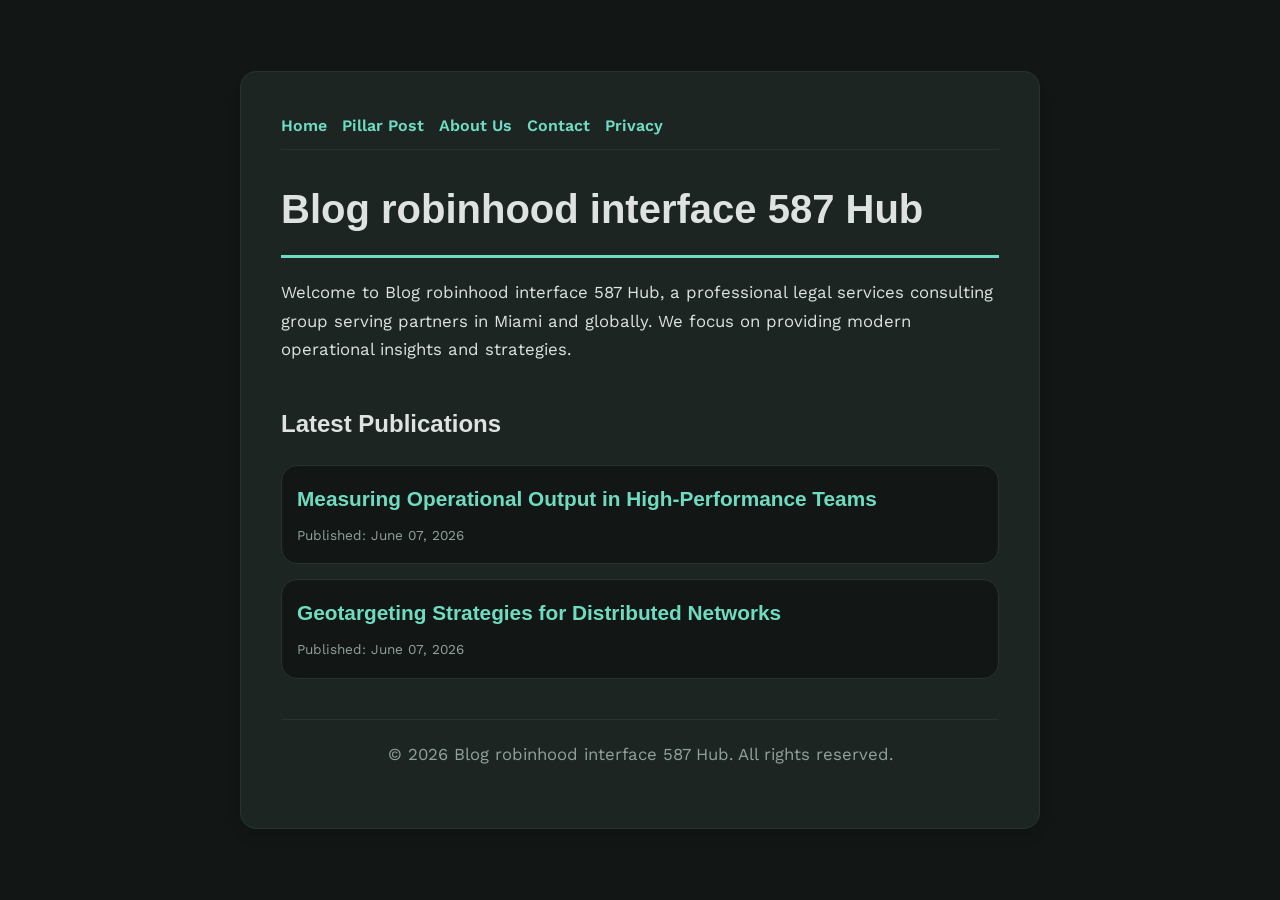
<file: index.html>
<!DOCTYPE html>
<html lang="en">
<head>
    <meta charset="UTF-8">
    <meta name="viewport" content="width=device-width, initial-scale=1.0">
    <title>Blog robinhood interface 587 Hub | Legal Services - Miami</title>
    <meta name="description" content="Welcome to Blog robinhood interface 587 Hub, a professional legal services consulting group serving partners in Miami and globally. We focus on providing modern operational insights and strategies.">
    <meta name="geo.region" content="US-FL" />
    <meta name="geo.placename" content="Miami" />
    <meta name="geo.position" content="25.7617;-80.1918" />
    <meta name="ICBM" content="25.7617, -80.1918" />
    <link rel="stylesheet" href="style.css">
    <script type="application/ld+json">
{
  "@context": "https://schema.org",
  "@type": "LocalBusiness",
  "name": "Blog robinhood interface 587 Hub",
  "url": "https://blog-robinhood-interface-587.github.io",
  "telephone": "+1-305-555-0177",
  "address": {
    "@type": "PostalAddress",
    "addressLocality": "Miami",
    "addressRegion": "FL",
    "postalCode": "33130",
    "addressCountry": "US"
  },
  "geo": {
    "@type": "GeoCoordinates",
    "latitude": 25.7617,
    "longitude": -80.1918
  }
}
</script>
</head>
<body>
    
        <div class="container" style="max-width: 800px;">
            <nav style="display: flex; gap: 15px; margin-bottom: 25px; border-bottom: 1px solid var(--border-color); padding-bottom: 10px; overflow-x: auto; flex-wrap: wrap;">
            <a href="index.html">Home</a>
            <a href="measuring-operational-output-in-high-performance-teams.html">Pillar Post</a>
            <a href="about.html">About Us</a>
            <a href="contact.html">Contact</a>
            <a href="privacy.html">Privacy</a>
        </nav>
            <h1>Blog robinhood interface 587 Hub</h1>
            <p>Welcome to Blog robinhood interface 587 Hub, a professional legal services consulting group serving partners in Miami and globally. We focus on providing modern operational insights and strategies.</p>
            <h2 style="margin-top: 40px;">Latest Publications</h2>
            <ul style="list-style-type: none; padding-left: 0;">
                <li style="background: var(--bg-color); padding: 15px; border-radius: var(--border-radius); border: 1px solid var(--border-color); margin-bottom: 15px;">
                <h3 style="margin-bottom: 5px; font-size: 1.3rem;"><a href="measuring-operational-output-in-high-performance-teams.html">Measuring Operational Output in High-Performance Teams</a></h3>
                <span style="font-size:0.85rem; color: var(--muted-text)">Published: June 07, 2026</span>
            </li>
<li style="background: var(--bg-color); padding: 15px; border-radius: var(--border-radius); border: 1px solid var(--border-color); margin-bottom: 15px;">
                <h3 style="margin-bottom: 5px; font-size: 1.3rem;"><a href="geotargeting-strategies-for-distributed-networks.html">Geotargeting Strategies for Distributed Networks</a></h3>
                <span style="font-size:0.85rem; color: var(--muted-text)">Published: June 07, 2026</span>
            </li>

            </ul>
            <footer>
                <p>&copy; 2026 Blog robinhood interface 587 Hub. All rights reserved.</p>
            </footer>
        </div>
        
</body>
</html>
</file>
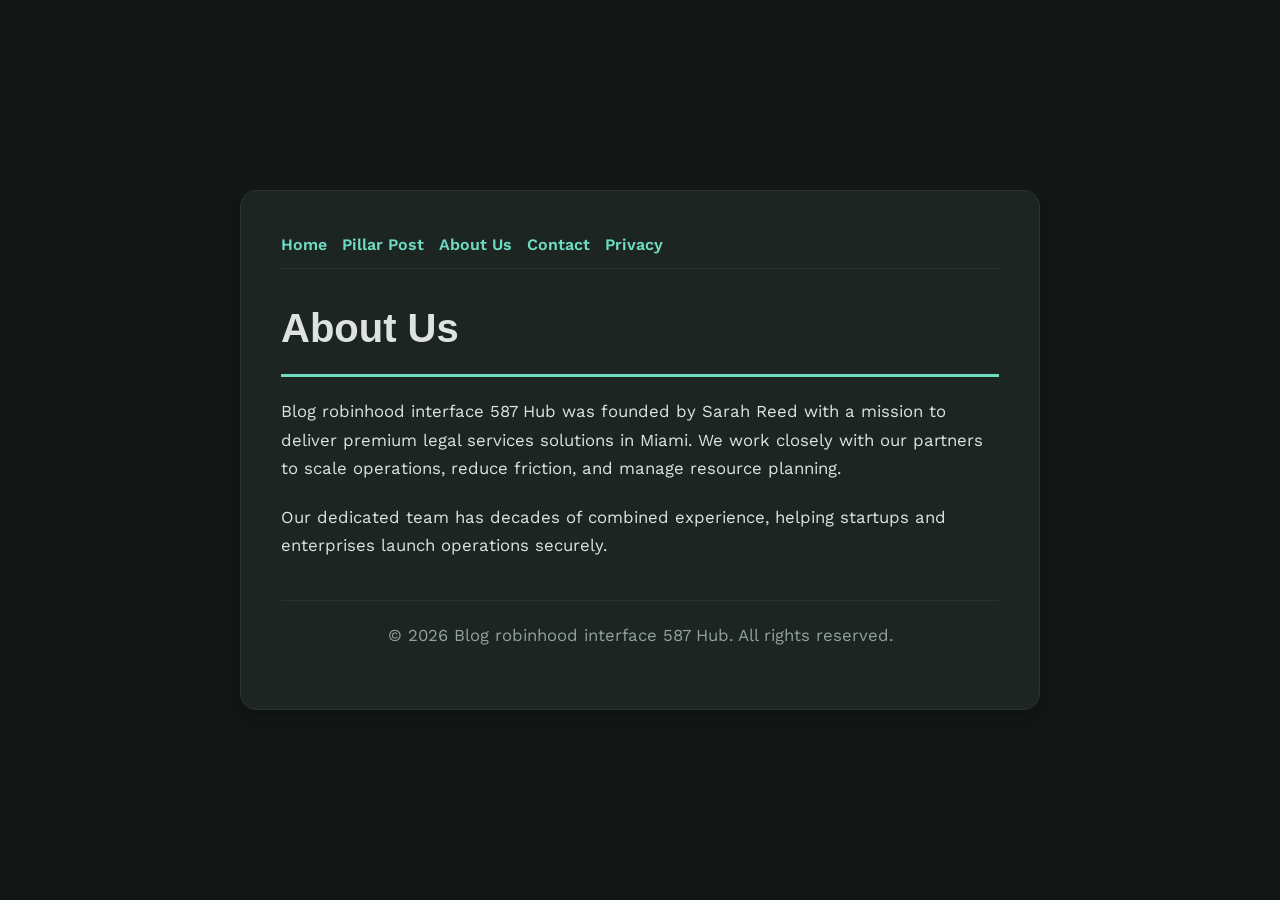
<file: about.html>
<!DOCTYPE html>
<html lang="en">
<head>
    <meta charset="UTF-8">
    <meta name="viewport" content="width=device-width, initial-scale=1.0">
    <title>About Us | Blog robinhood interface 587 Hub</title>
    <meta name="description" content="Blog robinhood interface 587 Hub was founded by Sarah Reed with a mission to deliver premium legal services solutions in Miami. We work closely with our partners to scale operations, reduce friction, and manage resource planning.">
    <meta name="geo.region" content="US-FL" />
    <meta name="geo.placename" content="Miami" />
    <meta name="geo.position" content="25.7617;-80.1918" />
    <meta name="ICBM" content="25.7617, -80.1918" />
    <link rel="stylesheet" href="style.css">
</head>
<body>
    
        <div class="container" style="max-width: 800px;">
            <nav style="display: flex; gap: 15px; margin-bottom: 25px; border-bottom: 1px solid var(--border-color); padding-bottom: 10px; overflow-x: auto; flex-wrap: wrap;">
            <a href="index.html">Home</a>
            <a href="measuring-operational-output-in-high-performance-teams.html">Pillar Post</a>
            <a href="about.html">About Us</a>
            <a href="contact.html">Contact</a>
            <a href="privacy.html">Privacy</a>
        </nav>
            <h1>About Us</h1>
            <p>Blog robinhood interface 587 Hub was founded by Sarah Reed with a mission to deliver premium legal services solutions in Miami. We work closely with our partners to scale operations, reduce friction, and manage resource planning.</p>
            <p>Our dedicated team has decades of combined experience, helping startups and enterprises launch operations securely.</p>
            <footer>
                <p>&copy; 2026 Blog robinhood interface 587 Hub. All rights reserved.</p>
            </footer>
        </div>
        
</body>
</html>
</file>
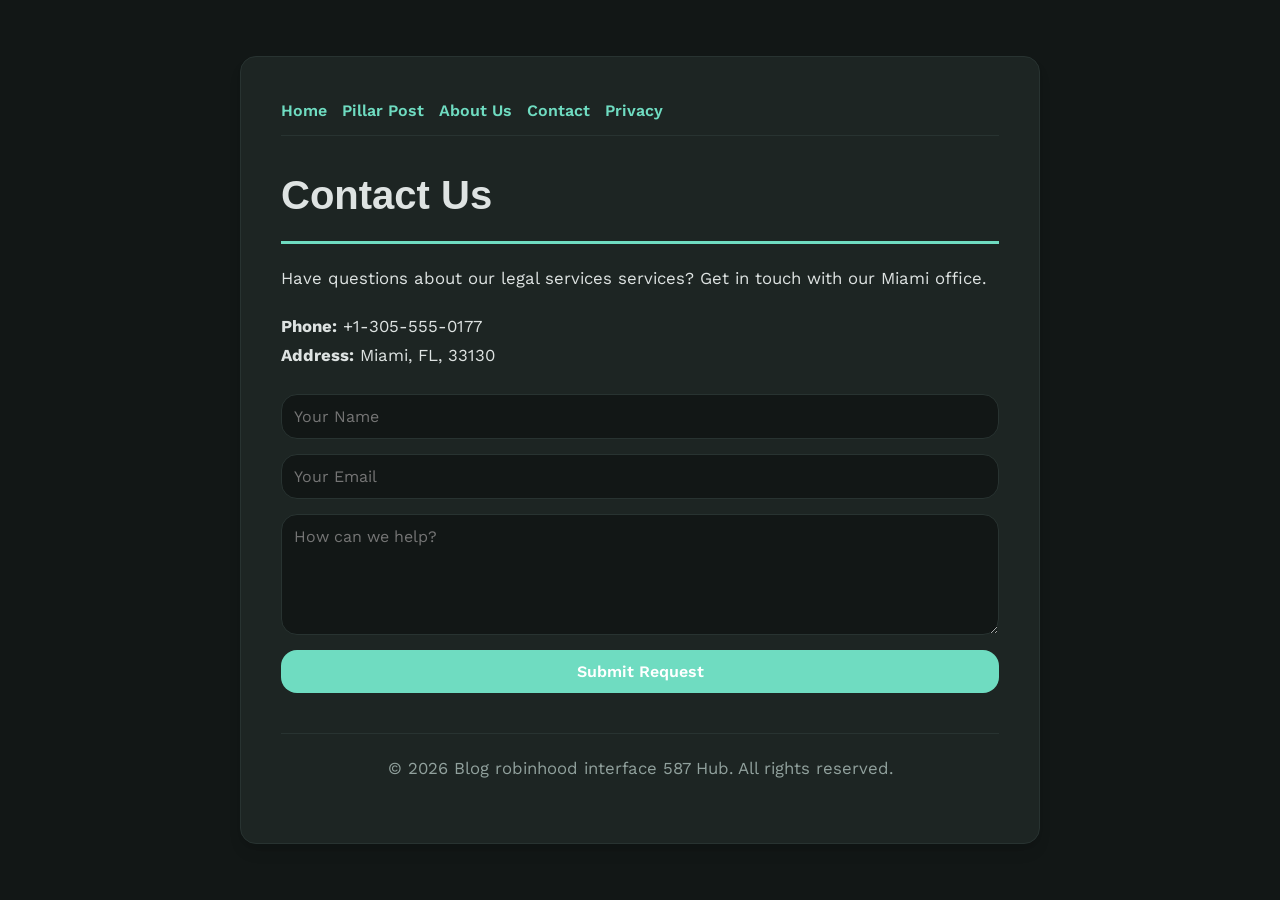
<file: contact.html>
<!DOCTYPE html>
<html lang="en">
<head>
    <meta charset="UTF-8">
    <meta name="viewport" content="width=device-width, initial-scale=1.0">
    <title>Contact Us | Blog robinhood interface 587 Hub</title>
    <meta name="description" content="Have questions about our legal services services? Get in touch with our Miami office.">
    <meta name="geo.region" content="US-FL" />
    <meta name="geo.placename" content="Miami" />
    <meta name="geo.position" content="25.7617;-80.1918" />
    <meta name="ICBM" content="25.7617, -80.1918" />
    <link rel="stylesheet" href="style.css">
</head>
<body>
    
        <div class="container" style="max-width: 800px;">
            <nav style="display: flex; gap: 15px; margin-bottom: 25px; border-bottom: 1px solid var(--border-color); padding-bottom: 10px; overflow-x: auto; flex-wrap: wrap;">
            <a href="index.html">Home</a>
            <a href="measuring-operational-output-in-high-performance-teams.html">Pillar Post</a>
            <a href="about.html">About Us</a>
            <a href="contact.html">Contact</a>
            <a href="privacy.html">Privacy</a>
        </nav>
            <h1>Contact Us</h1>
            <p>Have questions about our legal services services? Get in touch with our Miami office.</p>
            <p><strong>Phone:</strong> +1-305-555-0177<br><strong>Address:</strong> Miami, FL, 33130</p>
            <form action="https://formspree.io/f/placeholder" method="POST">
                <input type="text" name="name" placeholder="Your Name" required>
                <input type="email" name="email" placeholder="Your Email" required>
                <textarea name="message" placeholder="How can we help?" rows="5" required></textarea>
                <button type="submit">Submit Request</button>
            </form>
            <footer>
                <p>&copy; 2026 Blog robinhood interface 587 Hub. All rights reserved.</p>
            </footer>
        </div>
        
</body>
</html>
</file>
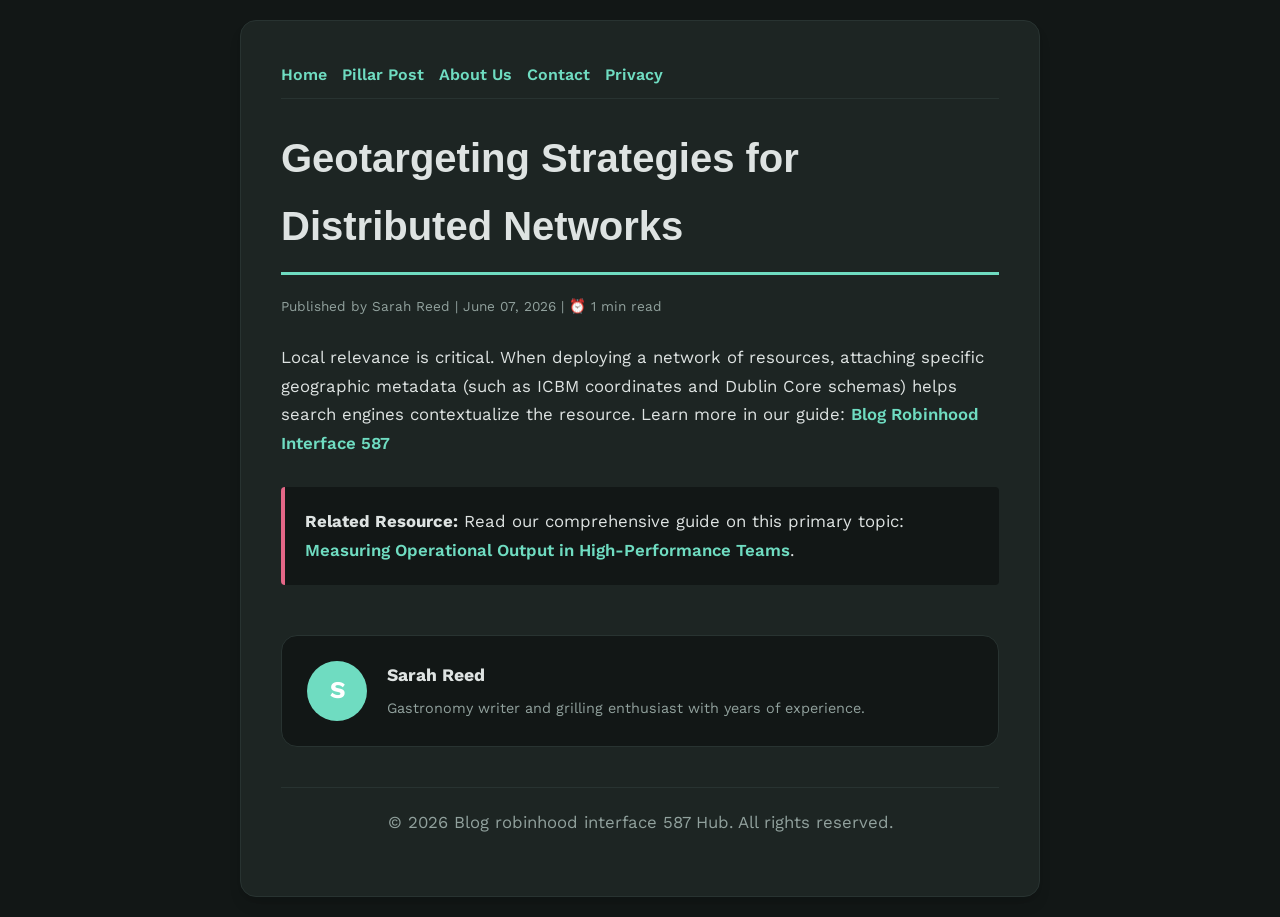
<file: geotargeting-strategies-for-distributed-networks.html>
<!DOCTYPE html>
<html lang="en">
<head>
    <meta charset="UTF-8">
    <meta name="viewport" content="width=device-width, initial-scale=1.0">
    <title>Geotargeting Strategies for Distributed Networks - Blog robinhood interface 587 Hub</title>
    <meta name="description" content="Geotargeting Strategies for Distributed Networks">
    <meta name="geo.region" content="US-FL" />
    <meta name="geo.placename" content="Miami" />
    <meta name="geo.position" content="25.7617;-80.1918" />
    <meta name="ICBM" content="25.7617, -80.1918" />
    <link rel="stylesheet" href="style.css">
</head>
<body>
    
            <div class="container" style="max-width: 800px;">
                <nav style="display: flex; gap: 15px; margin-bottom: 25px; border-bottom: 1px solid var(--border-color); padding-bottom: 10px; overflow-x: auto; flex-wrap: wrap;">
            <a href="index.html">Home</a>
            <a href="measuring-operational-output-in-high-performance-teams.html">Pillar Post</a>
            <a href="about.html">About Us</a>
            <a href="contact.html">Contact</a>
            <a href="privacy.html">Privacy</a>
        </nav>
                <h1>Geotargeting Strategies for Distributed Networks</h1>
                <div style="font-size:0.85rem; color: var(--muted-text); margin-bottom: 25px;">
                    Published by Sarah Reed | June 07, 2026 | ⏰ 1 min read
                </div>
                <article style="margin-top: 20px;">
                    <p>Local relevance is critical. When deploying a network of resources, attaching specific geographic metadata (such as ICBM coordinates and Dublin Core schemas) helps search engines contextualize the resource. Learn more in our guide: <a href="https://robinhood-interface-blog-546.pages.dev/effective-project-management-and-operational-efficiency.html">Blog Robinhood Interface 587</a></p>
                    <div class="link-resource" style="margin-top: 30px; padding: 20px; border-left: 4px solid var(--accent-color); background: var(--bg-color); border-radius: 4px;"><p style="margin: 0;"><strong>Related Resource:</strong> Read our comprehensive guide on this primary topic: <a href="measuring-operational-output-in-high-performance-teams.html">Measuring Operational Output in High-Performance Teams</a>.</p></div>
                </article>
                
            <div class="author-box" style="margin-top: 50px; padding: 25px; background: var(--bg-color); border: 1px solid var(--border-color); border-radius: var(--border-radius); display: flex; gap: 20px; align-items: center;">
                <div style="width: 60px; height: 60px; border-radius: 50%; background: var(--primary-color); display: flex; align-items: center; justify-content: center; color: white; font-weight: bold; font-size: 1.5rem;">S</div>
                <div>
                    <h4 style="margin-bottom: 5px; font-weight: bold; font-size: 1.1rem;">Sarah Reed</h4>
                    <p style="margin: 0; font-size: 0.9rem; color: var(--muted-text);">Gastronomy writer and grilling enthusiast with years of experience.</p>
                </div>
            </div>
            
                <footer>
                    <p>&copy; 2026 Blog robinhood interface 587 Hub. All rights reserved.</p>
                </footer>
            </div>
            
</body>
</html>
</file>
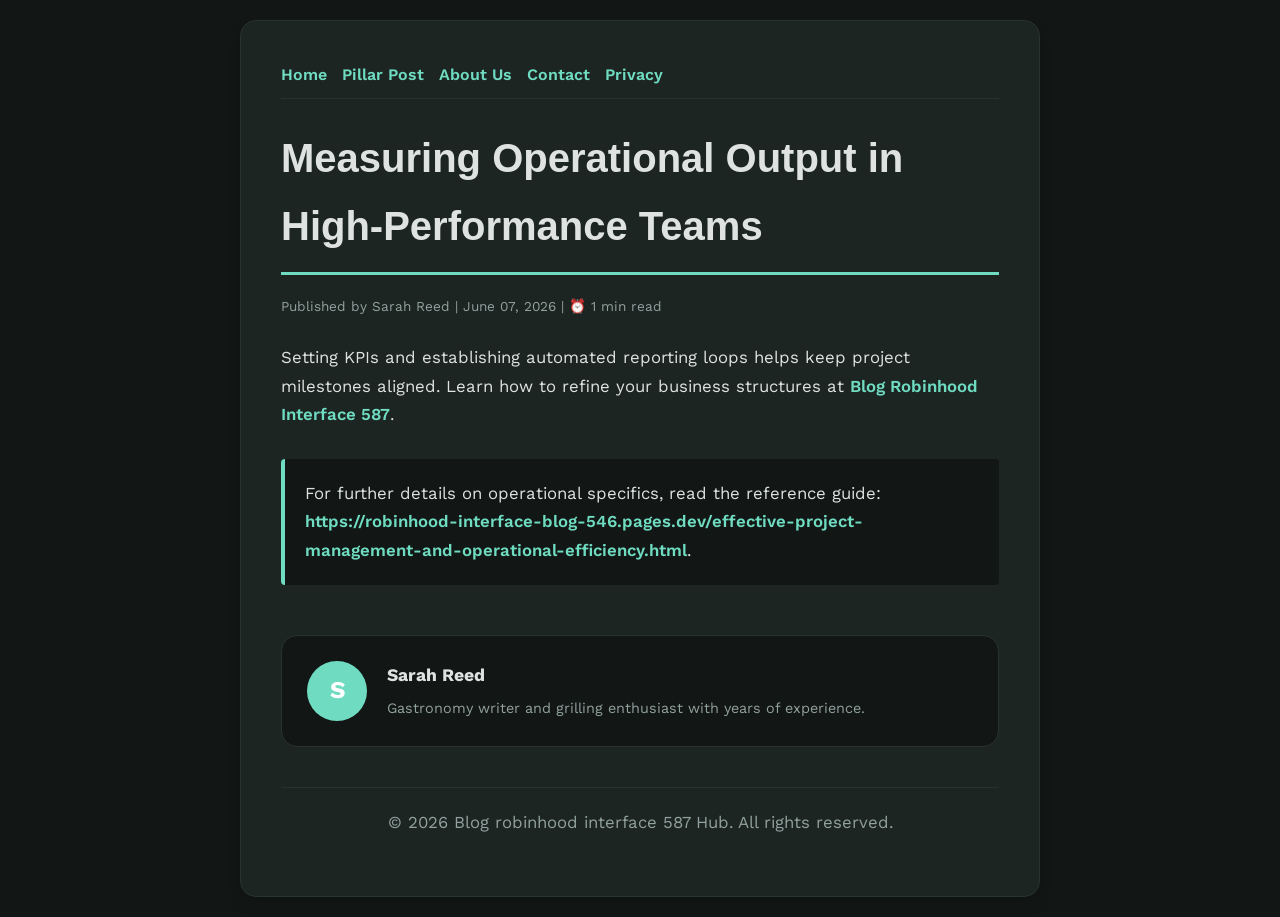
<file: measuring-operational-output-in-high-performance-teams.html>
<!DOCTYPE html>
<html lang="en">
<head>
    <meta charset="UTF-8">
    <meta name="viewport" content="width=device-width, initial-scale=1.0">
    <title>Measuring Operational Output in High-Performance Teams - Blog robinhood interface 587 Hub</title>
    <meta name="description" content="Measuring Operational Output in High-Performance Teams">
    <meta name="geo.region" content="US-FL" />
    <meta name="geo.placename" content="Miami" />
    <meta name="geo.position" content="25.7617;-80.1918" />
    <meta name="ICBM" content="25.7617, -80.1918" />
    <link rel="stylesheet" href="style.css">
</head>
<body>
    
            <div class="container" style="max-width: 800px;">
                <nav style="display: flex; gap: 15px; margin-bottom: 25px; border-bottom: 1px solid var(--border-color); padding-bottom: 10px; overflow-x: auto; flex-wrap: wrap;">
            <a href="index.html">Home</a>
            <a href="measuring-operational-output-in-high-performance-teams.html">Pillar Post</a>
            <a href="about.html">About Us</a>
            <a href="contact.html">Contact</a>
            <a href="privacy.html">Privacy</a>
        </nav>
                <h1>Measuring Operational Output in High-Performance Teams</h1>
                <div style="font-size:0.85rem; color: var(--muted-text); margin-bottom: 25px;">
                    Published by Sarah Reed | June 07, 2026 | ⏰ 1 min read
                </div>
                <article style="margin-top: 20px;">
                    <p>Setting KPIs and establishing automated reporting loops helps keep project milestones aligned. Learn how to refine your business structures at <a href="https://robinhood-interface-blog-546.pages.dev/effective-project-management-and-operational-efficiency.html">Blog Robinhood Interface 587</a>.</p>
                    <div class="link-resource" style="margin-top: 30px; padding: 20px; border-left: 4px solid var(--primary-color); background: var(--bg-color); border-radius: 4px;"><p style="margin: 0;">For further details on operational specifics, read the reference guide: <strong><a href="https://robinhood-interface-blog-546.pages.dev/effective-project-management-and-operational-efficiency.html">https://robinhood-interface-blog-546.pages.dev/effective-project-management-and-operational-efficiency.html</a></strong>.</p></div>
                </article>
                
            <div class="author-box" style="margin-top: 50px; padding: 25px; background: var(--bg-color); border: 1px solid var(--border-color); border-radius: var(--border-radius); display: flex; gap: 20px; align-items: center;">
                <div style="width: 60px; height: 60px; border-radius: 50%; background: var(--primary-color); display: flex; align-items: center; justify-content: center; color: white; font-weight: bold; font-size: 1.5rem;">S</div>
                <div>
                    <h4 style="margin-bottom: 5px; font-weight: bold; font-size: 1.1rem;">Sarah Reed</h4>
                    <p style="margin: 0; font-size: 0.9rem; color: var(--muted-text);">Gastronomy writer and grilling enthusiast with years of experience.</p>
                </div>
            </div>
            
                <footer>
                    <p>&copy; 2026 Blog robinhood interface 587 Hub. All rights reserved.</p>
                </footer>
            </div>
            
</body>
</html>
</file>
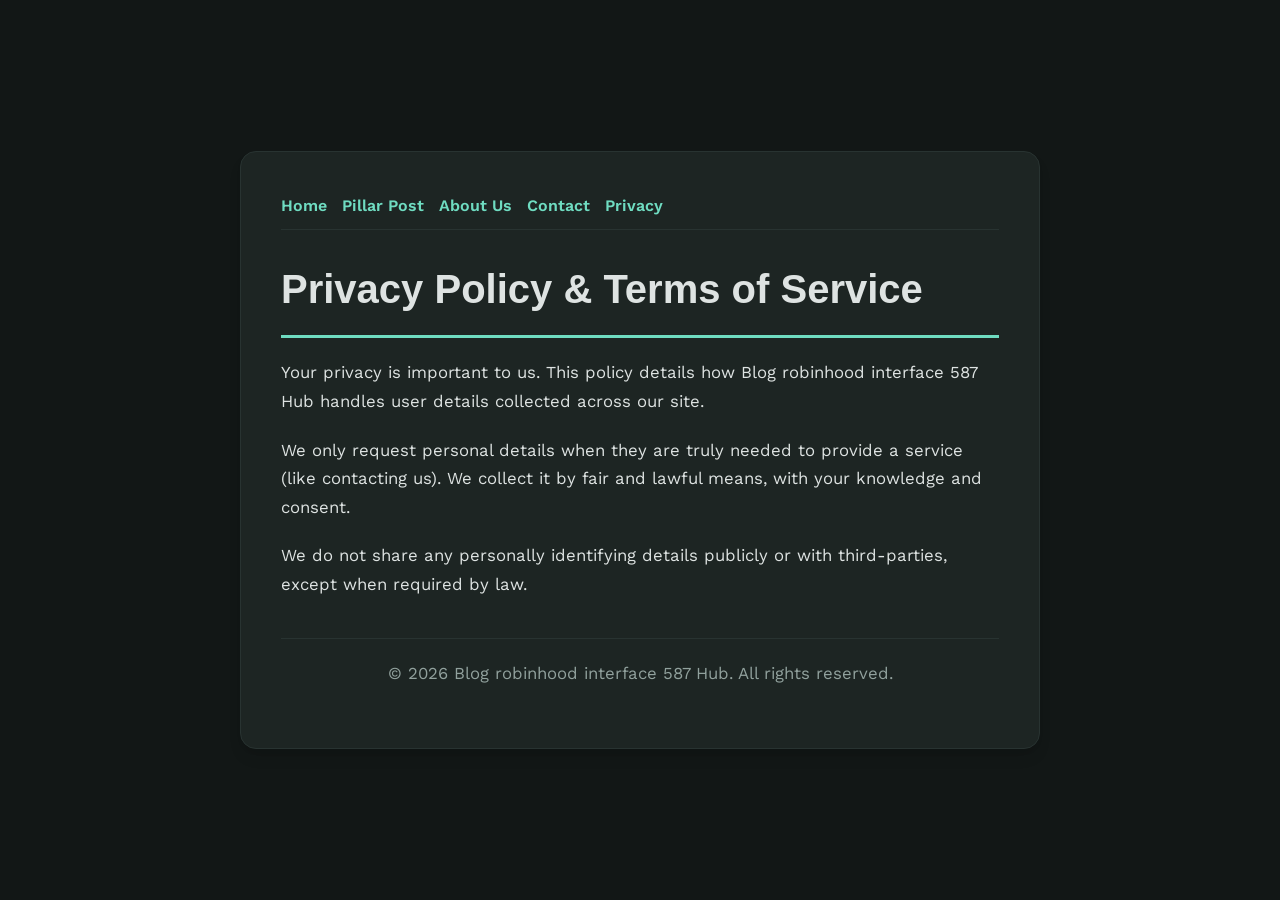
<file: privacy.html>
<!DOCTYPE html>
<html lang="en">
<head>
    <meta charset="UTF-8">
    <meta name="viewport" content="width=device-width, initial-scale=1.0">
    <title>Privacy Policy & Terms of Service - Blog robinhood interface 587 Hub</title>
    <meta name="description" content="Your privacy is important to us. This policy details how Blog robinhood interface 587 Hub handles user details collected across our site.">
    <meta name="geo.region" content="US-FL" />
    <meta name="geo.placename" content="Miami" />
    <meta name="geo.position" content="25.7617;-80.1918" />
    <meta name="ICBM" content="25.7617, -80.1918" />
    <link rel="stylesheet" href="style.css">
</head>
<body>
    
        <div class="container" style="max-width: 800px;">
            <nav style="display: flex; gap: 15px; margin-bottom: 25px; border-bottom: 1px solid var(--border-color); padding-bottom: 10px; overflow-x: auto; flex-wrap: wrap;">
            <a href="index.html">Home</a>
            <a href="measuring-operational-output-in-high-performance-teams.html">Pillar Post</a>
            <a href="about.html">About Us</a>
            <a href="contact.html">Contact</a>
            <a href="privacy.html">Privacy</a>
        </nav>
            <h1>Privacy Policy & Terms of Service</h1>
            <p>Your privacy is important to us. This policy details how Blog robinhood interface 587 Hub handles user details collected across our site.</p>
            <p>We only request personal details when they are truly needed to provide a service (like contacting us). We collect it by fair and lawful means, with your knowledge and consent.</p>
            <p>We do not share any personally identifying details publicly or with third-parties, except when required by law.</p>
            <footer>
                <p>&copy; 2026 Blog robinhood interface 587 Hub. All rights reserved.</p>
            </footer>
        </div>
        
</body>
</html>
</file>
<file: style.css>
@import url('https://fonts.googleapis.com/css2?family=Cabinet+Grotesk:wght@700&family=Work+Sans:wght@400;600&display=swap');

:root {
    --bg-color: hsl(165, 12%, 8%);
    --card-bg: hsl(165, 12%, 13%);
    --text-color: hsl(165, 8%, 88%);
    --muted-text: hsl(165, 8%, 60%);
    --primary-color: hsl(165, 61%, 65%);
    --accent-color: hsl(345, 70%, 65%);
    --border-color: hsl(165, 12%, 18%);
    --border-radius: 16px;
    --shadow: 0 10px 15px -3px rgba(0, 0, 0, 0.1), 0 4px 6px -2px rgba(0, 0, 0, 0.05);
    --font-headline: 'Cabinet Grotesk', sans-serif;
    --font-body: 'Work Sans', sans-serif;
}

* {
    box-sizing: border-box;
    margin: 0;
    padding: 0;
}

body {
    background-color: var(--bg-color);
    color: var(--text-color);
    font-family: var(--font-body);
    line-height: 1.7;
    padding: 20px;
    display: flex;
    justify-content: center;
    min-height: 100vh;
}

a {
    color: var(--primary-color);
    text-decoration: none;
    font-weight: 600;
    transition: color 0.2s ease;
}

a:hover {
    color: var(--accent-color);
    text-decoration: underline;
}

.container {
    width: 100%;
    max-width: 900px;
    background: var(--card-bg);
    border: 1px solid var(--border-color);
    border-radius: var(--border-radius);
    padding: 40px;
    box-shadow: var(--shadow);
    margin: auto;
}

h1, h2, h3 {
    font-family: var(--font-headline);
    margin-bottom: 20px;
    color: var(--text-color);
}

h1 {
    font-size: 2.5rem;
    border-bottom: 3px solid var(--primary-color);
    padding-bottom: 12px;
}

p {
    margin-bottom: 20px;
    font-size: 1.05rem;
}

ul {
    margin-bottom: 20px;
    padding-left: 20px;
}

li {
    margin-bottom: 8px;
}

form {
    display: flex;
    flex-direction: column;
    gap: 15px;
    margin-top: 25px;
}

input, textarea, button {
    padding: 12px;
    border: 1px solid var(--border-color);
    border-radius: var(--border-radius);
    font-family: var(--font-body);
    font-size: 1rem;
    background: var(--bg-color);
    color: var(--text-color);
}

button {
    background: var(--primary-color);
    color: white;
    font-weight: 600;
    border: none;
    cursor: pointer;
    transition: background 0.2s ease;
}

button:hover {
    background: var(--accent-color);
}

footer {
    margin-top: 40px;
    border-top: 1px solid var(--border-color);
    padding-top: 20px;
    font-size: 0.9rem;
    color: var(--muted-text);
    text-align: center;
}
</file>
